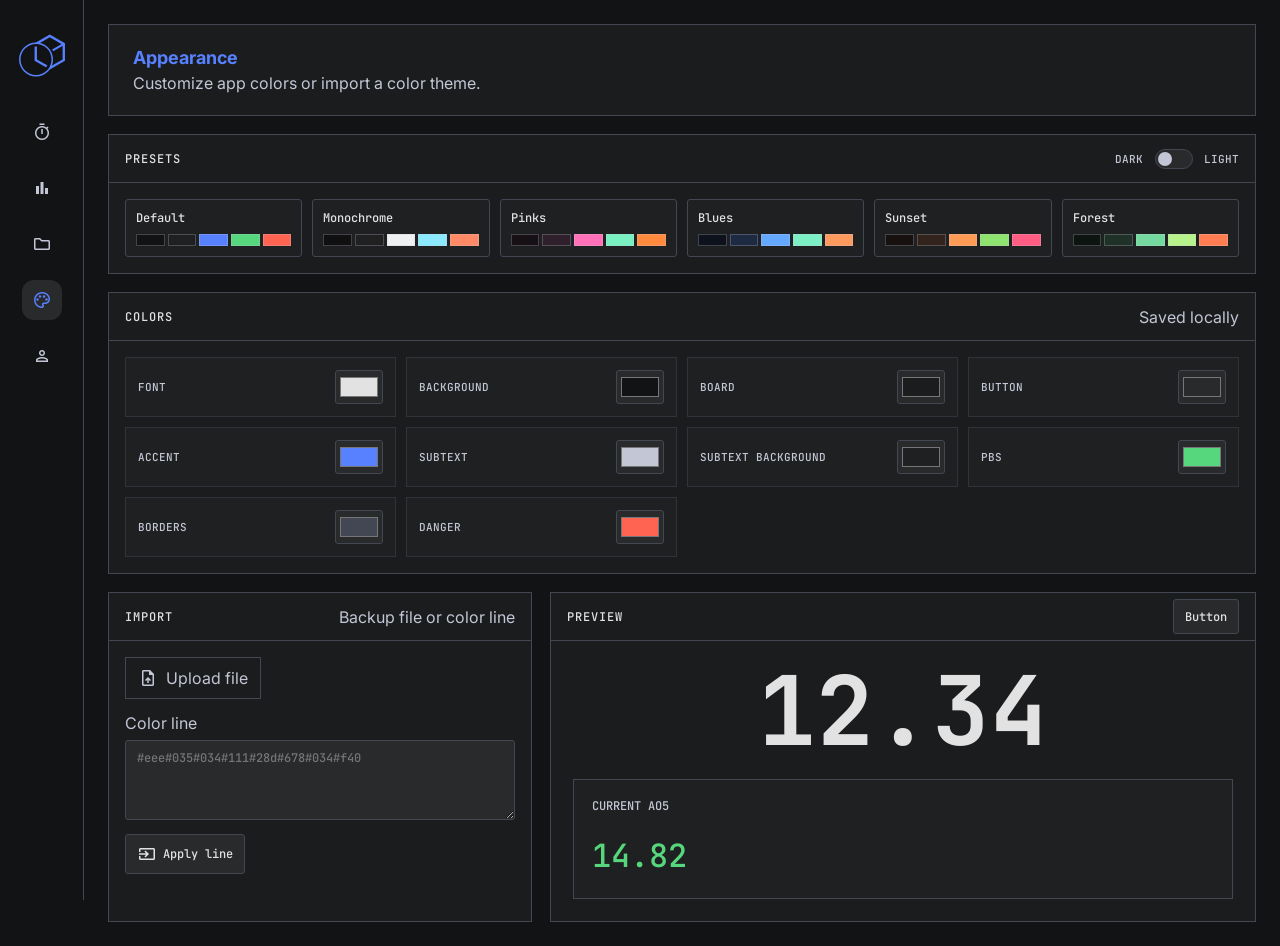
<file: static/appearance.html>
<!doctype html>
<html lang="en">
<head>
    <meta charset="utf-8">
    <meta content="width=device-width, initial-scale=1" name="viewport">
    <title>Cubing Assistant Appearance</title>
    <link href="/static/favicon.svg" rel="icon" type="image/svg+xml">
    <script src="/static/theme.js"></script>
    <script defer src="/static/logo.js"></script>
    <link href="https://fonts.googleapis.com/css2?family=Inter:wght@400;500;700&family=JetBrains+Mono:wght@400;500;700&family=Material+Symbols+Outlined&display=swap"
          rel="stylesheet">
    <link href="/static/appearance.css" rel="stylesheet">
</head>
<body>
<nav aria-label="Primary navigation" class="side-tabs">
    <a aria-label="Cubing Assistant" class="side-brand" href="/solve">
        <span data-inline-logo></span>
    </a>
    <a aria-label="Solve timer" class="side-tab" href="/solve" title="Solve timer"><span
            class="material-symbols-outlined">timer</span></a>
    <a aria-label="Analytics" class="side-tab" href="/analytics" title="Analytics"><span
            class="material-symbols-outlined">bar_chart</span></a>
    <a aria-label="Manage sessions" class="side-tab" href="/manage" title="Manage sessions"><span
            class="material-symbols-outlined">folder</span></a>
    <a aria-label="Appearance" class="side-tab active" href="/appearance" title="Appearance"><span
            class="material-symbols-outlined">palette</span></a>
    <a aria-label="Login" class="side-tab" href="/login" title="Login"><span
            class="material-symbols-outlined">person</span></a>
</nav>

<main class="appearance-app">
    <header>
        <div>
            <h1>Appearance</h1>
            <p>Customize app colors or import a color theme.</p>
        </div>
    </header>

    <section class="panel">
        <div class="panel-heading">
            <h2>Presets</h2>
            <label class="mode-switch">
                <span>Dark</span>
                <input id="themeModeToggle" type="checkbox">
                <span>Light</span>
            </label>
        </div>
        <div class="preset-grid" id="themePresets"></div>
    </section>

    <section class="panel">
        <div class="panel-heading">
            <h2>Colors</h2>
            <span id="themeStatus">Saved locally</span>
        </div>
        <div class="theme-grid" id="themeControls"></div>
    </section>

    <section class="panel import-panel">
        <div class="panel-heading">
            <h2>Import</h2>
            <span>Backup file or color line</span>
        </div>
        <div class="import-grid">
            <label class="file-picker">
                <span class="material-symbols-outlined">upload_file</span>
                <span>Upload file</span>
                <input accept=".txt,.json,application/json,text/plain" id="externalThemeFile" type="file">
            </label>
            <label class="paste-field">
                <span>Color line</span>
                <textarea id="externalColorLine" placeholder="#eee#035#034#111#28d#678#034#f40" rows="3"
                          spellcheck="false"></textarea>
            </label>
            <div class="import-actions">
                <button id="applyColorLine" type="button"><span class="material-symbols-outlined">input</span> Apply
                    line
                </button>
            </div>
        </div>
        <p class="message" id="importMessage"></p>
    </section>

    <section class="preview-panel preview-panel-side">
        <div class="preview-header">
            <span>Preview</span>
            <button type="button">Button</button>
        </div>
        <div class="preview-body">
            <div class="preview-timer">12.34</div>
            <div class="preview-card">
                <strong>Current ao5</strong>
                <span>14.82</span>
            </div>
        </div>
    </section>
</main>

<script src="/static/sync.js"></script>
<script src="/static/appearance.js"></script>
</body>
</html>
</file>
<file: static/appearance.css>
:root {
    color-scheme: dark;
    --bg: #121314;
    --surface-lowest: #0d0e0f;
    --surface-low: #1b1c1d;
    --surface: #1f2021;
    --surface-high: #292a2b;
    --surface-highest: #343536;
    --text: #e3e2e3;
    --muted: #c3c6d5;
    --outline: #434653;
    --primary: #5781ff;
    --primary-container: #3366cc;
    --danger: #ff6352;
    --ready: #56d77d;
    --hold: #d9b34f;
    --lavender: #c7a7ff;
    --side-tabs-width: 84px;
}

* {
    box-sizing: border-box;
}

html, body {
    min-height: 100%;
}

body {
    background: var(--bg);
    color: var(--text);
    font-family: Inter, system-ui, sans-serif;
    margin: 0;
}

.material-symbols-outlined {
    font-size: 20px;
    font-variation-settings: "FILL" 0, "wght" 400, "GRAD" 0, "opsz" 20;
}

button, input, textarea {
    border: 1px solid var(--outline);
    border-radius: 3px;
    background: var(--surface-high);
    color: var(--text);
    font: 500 12px/16px "JetBrains Mono", monospace;
    padding: .55rem .7rem;
}

button {
    align-items: center;
    cursor: pointer;
    display: inline-flex;
    gap: 6px;
    justify-content: center;
}

button:hover, input:focus, textarea:focus {
    border-color: var(--primary);
    outline: none;
}

.side-tabs {
    align-items: center;
    background: var(--bg);
    border-right: 1px solid var(--outline);
    display: flex;
    flex-direction: column;
    gap: 16px;
    height: 100dvh;
    left: 0;
    padding: 16px 8px;
    position: fixed;
    top: 0;
    width: var(--side-tabs-width);
}

.side-brand {
    align-items: center;
    color: var(--primary);
    display: flex;
    height: 80px;
    justify-content: center;
    text-decoration: none;
    --logo-secondary: var(--bg);
    width: 80px;
}

.side-brand [data-inline-logo] {
    display: block;
    height: 80px;
    width: 80px;
}

.side-brand-svg {
    display: block;
    height: 100%;
    width: 100%;
}

.side-tab {
    align-items: center;
    border-radius: 12px;
    color: var(--muted);
    display: flex;
    height: 40px;
    justify-content: center;
    text-decoration: none;
    width: 40px;
}

.side-tab:hover {
    background: var(--surface-high);
    color: var(--text);
}

.side-tab.active {
    background: var(--surface-high);
    color: var(--primary);
}

.appearance-app {
    display: grid;
    gap: 18px;
    grid-template-columns: minmax(18rem, .75fr) minmax(28rem, 1.25fr);
    margin-left: var(--side-tabs-width);
    min-width: 22rem;
    padding: 24px;
}

header, .appearance-app > .panel:not(.import-panel) {
    grid-column: 1 / -1;
}

.import-panel {
    grid-column: 1;
}

.preview-panel-side {
    grid-column: 2;
}

header, .panel, .preview-panel {
    background: var(--surface-low);
    border: 1px solid var(--outline);
}

header {
    align-items: center;
    display: flex;
    justify-content: space-between;
    padding: 22px 24px;
}

h1, h2, p {
    margin: 0;
}

h1 {
    color: var(--primary);
    font-size: 18px;
}

h2, .preview-header span {
    font: 500 12px/16px "JetBrains Mono", monospace;
    letter-spacing: .08em;
    text-transform: uppercase;
}

p, .panel-heading span, label > span, .message {
    color: var(--muted);
}

header p {
    margin-top: 5px;
}

.panel-heading, .preview-header {
    align-items: center;
    border-bottom: 1px solid var(--outline);
    display: flex;
    justify-content: space-between;
    min-height: 48px;
    padding: 0 16px;
}

.mode-switch {
    align-items: center;
    display: inline-flex;
    gap: 8px;
}

.mode-switch span {
    color: var(--muted);
    font: 500 11px/16px "JetBrains Mono", monospace;
    text-transform: uppercase;
}

.mode-switch input {
    appearance: none;
    background: var(--surface-high);
    border: 1px solid var(--outline);
    border-radius: 999px;
    cursor: pointer;
    height: 20px;
    padding: 0;
    position: relative;
    width: 38px;
}

.mode-switch input::after {
    background: var(--muted);
    border-radius: 50%;
    content: "";
    height: 14px;
    left: 2px;
    position: absolute;
    top: 2px;
    transition: transform .16s ease, background .16s ease;
    width: 14px;
}

.mode-switch input:checked {
    border-color: var(--primary);
}

.mode-switch input:checked::after {
    background: var(--primary);
    transform: translateX(18px);
}

.preset-grid {
    display: grid;
    gap: 10px;
    grid-template-columns: repeat(auto-fit, minmax(10rem, 1fr));
    padding: 16px;
}

.preset-button {
    align-items: stretch;
    background: var(--surface);
    display: grid;
    gap: 8px;
    justify-content: stretch;
    min-height: 58px;
    padding: 10px;
}

.preset-button:hover {
    background: var(--surface-high);
    color: var(--primary);
}

.preset-label {
    text-align: left;
}

.preset-swatches {
    display: grid;
    gap: 3px;
    grid-template-columns: repeat(5, minmax(0, 1fr));
}

.preset-swatch {
    border: 1px solid rgba(195, 198, 213, .28);
    display: block;
    height: 12px;
    min-width: 0;
}

.theme-grid {
    display: grid;
    gap: 10px;
    grid-template-columns: repeat(auto-fit, minmax(14rem, 1fr));
    padding: 16px;
}

.theme-field {
    align-items: center;
    background: var(--surface);
    border: 1px solid rgba(67, 70, 83, .5);
    display: flex;
    gap: 12px;
    justify-content: space-between;
    padding: 12px;
}

.theme-field span {
    color: var(--muted);
    font: 500 11px/16px "JetBrains Mono", monospace;
    text-transform: uppercase;
}

.theme-field input[type="color"] {
    height: 34px;
    padding: 2px;
    width: 48px;
}

.import-grid {
    display: grid;
    gap: 14px;
    padding: 16px;
}

.file-picker {
    align-items: center;
    border: 1px solid var(--outline);
    cursor: pointer;
    display: inline-flex;
    gap: 8px;
    padding: 10px 12px;
    width: fit-content;
}

.file-picker:hover {
    border-color: var(--primary);
}

.file-picker input {
    display: none;
}

.paste-field {
    display: grid;
    gap: 7px;
    max-width: 42rem;
}

textarea {
    min-height: 80px;
    resize: vertical;
}

.import-actions {
    display: flex;
    gap: 8px;
}

.message {
    min-height: 18px;
    padding: 0 16px 16px;
}

.message.error {
    color: var(--danger);
}

.preview-body {
    align-items: center;
    display: grid;
    gap: 20px;
    grid-template-columns: minmax(0, 1fr);
    padding: 22px;
}

.preview-timer {
    color: var(--text);
    font: 700 clamp(3.25rem, 8vw, 6rem)/1 "JetBrains Mono", monospace;
    text-align: center;
}

.preview-card {
    background: var(--surface);
    border: 1px solid var(--outline);
    display: grid;
    gap: 18px;
    min-height: 120px;
    padding: 18px;
}

.preview-card strong {
    color: var(--muted);
    font: 500 12px/16px "JetBrains Mono", monospace;
    text-transform: uppercase;
}

.preview-card span {
    color: var(--ready);
    font: 500 32px/38px "JetBrains Mono", monospace;
}

@media (max-width: 760px) {
    .appearance-app {
        grid-template-columns: 1fr;
    }

    .import-panel, .preview-panel-side {
        grid-column: 1;
    }

    header, .preview-body {
        align-items: stretch;
        grid-template-columns: 1fr;
        flex-direction: column;
    }
}
</file>
